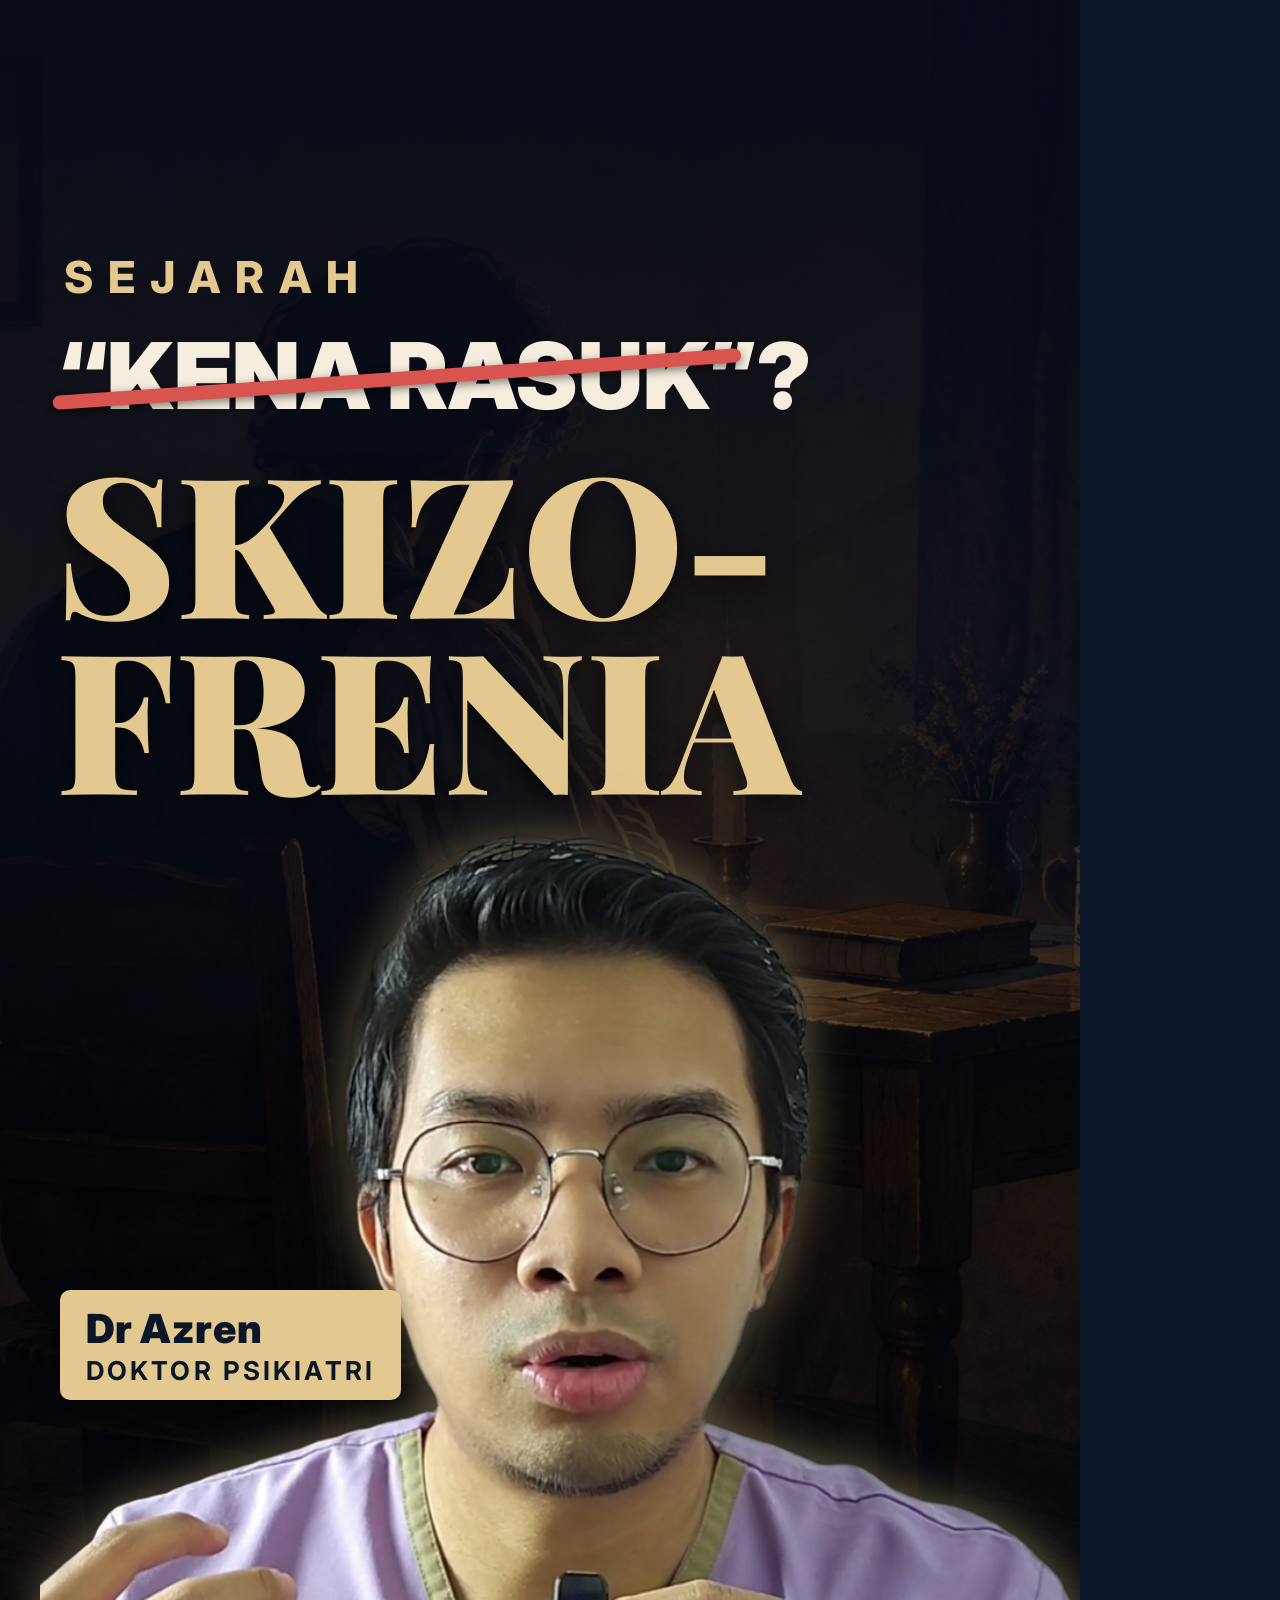
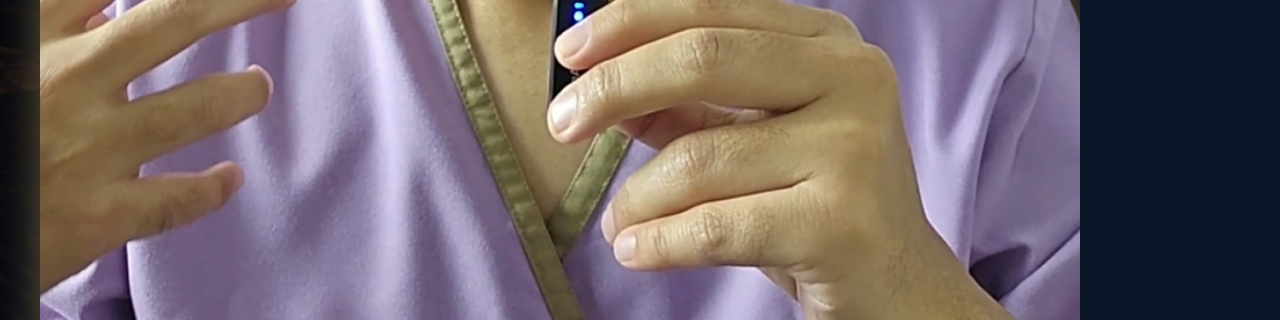
<file: deliverables/tiktok/src/cover_a.html>
<!doctype html><html><head><meta charset="utf-8"><link rel="stylesheet" href="base.css"><style>
.bg { object-position: 58% 50%; filter: brightness(.55) saturate(1.05); }
.shade { position: absolute; inset: 0; background: linear-gradient(180deg, rgba(8,13,26,.92) 0%, rgba(8,13,26,.75) 38%, rgba(8,13,26,.2) 60%, rgba(8,13,26,.55) 100%); }
.k { left: 64px; top: 250px; font: 800 44px Inter; letter-spacing: .34em; color: #e3c98f; }
.myth { left: 60px; top: 320px; font: 900 92px Inter; color: #f5eedf; }
.strike { left: 52px; top: 372px; width: 690px; height: 14px; background: #d9534f; transform: rotate(-4deg); border-radius: 7px; box-shadow: 0 3px 10px rgba(0,0,0,.5); }
.big { left: 56px; top: 450px; font: 900 196px/0.9 "Playfair Display"; color: #e3c98f; text-shadow: 0 8px 30px rgba(0,0,0,.6); }
</style></head><body><div class="stage">
<img class="bg" src="../../../video/assets/img/01_night_room.jpg"><div class="shade"></div>
<div class="abs k">SEJARAH</div>
<div class="abs myth">“KENA RASUK”?</div><div class="abs strike"></div>
<div class="abs big">SKIZO-<br>FRENIA</div>
<img class="me" src="drazren_cutout.png">
<div class="tag">Dr Azren<small>DOKTOR PSIKIATRI</small></div>
</div></body></html>
</file>
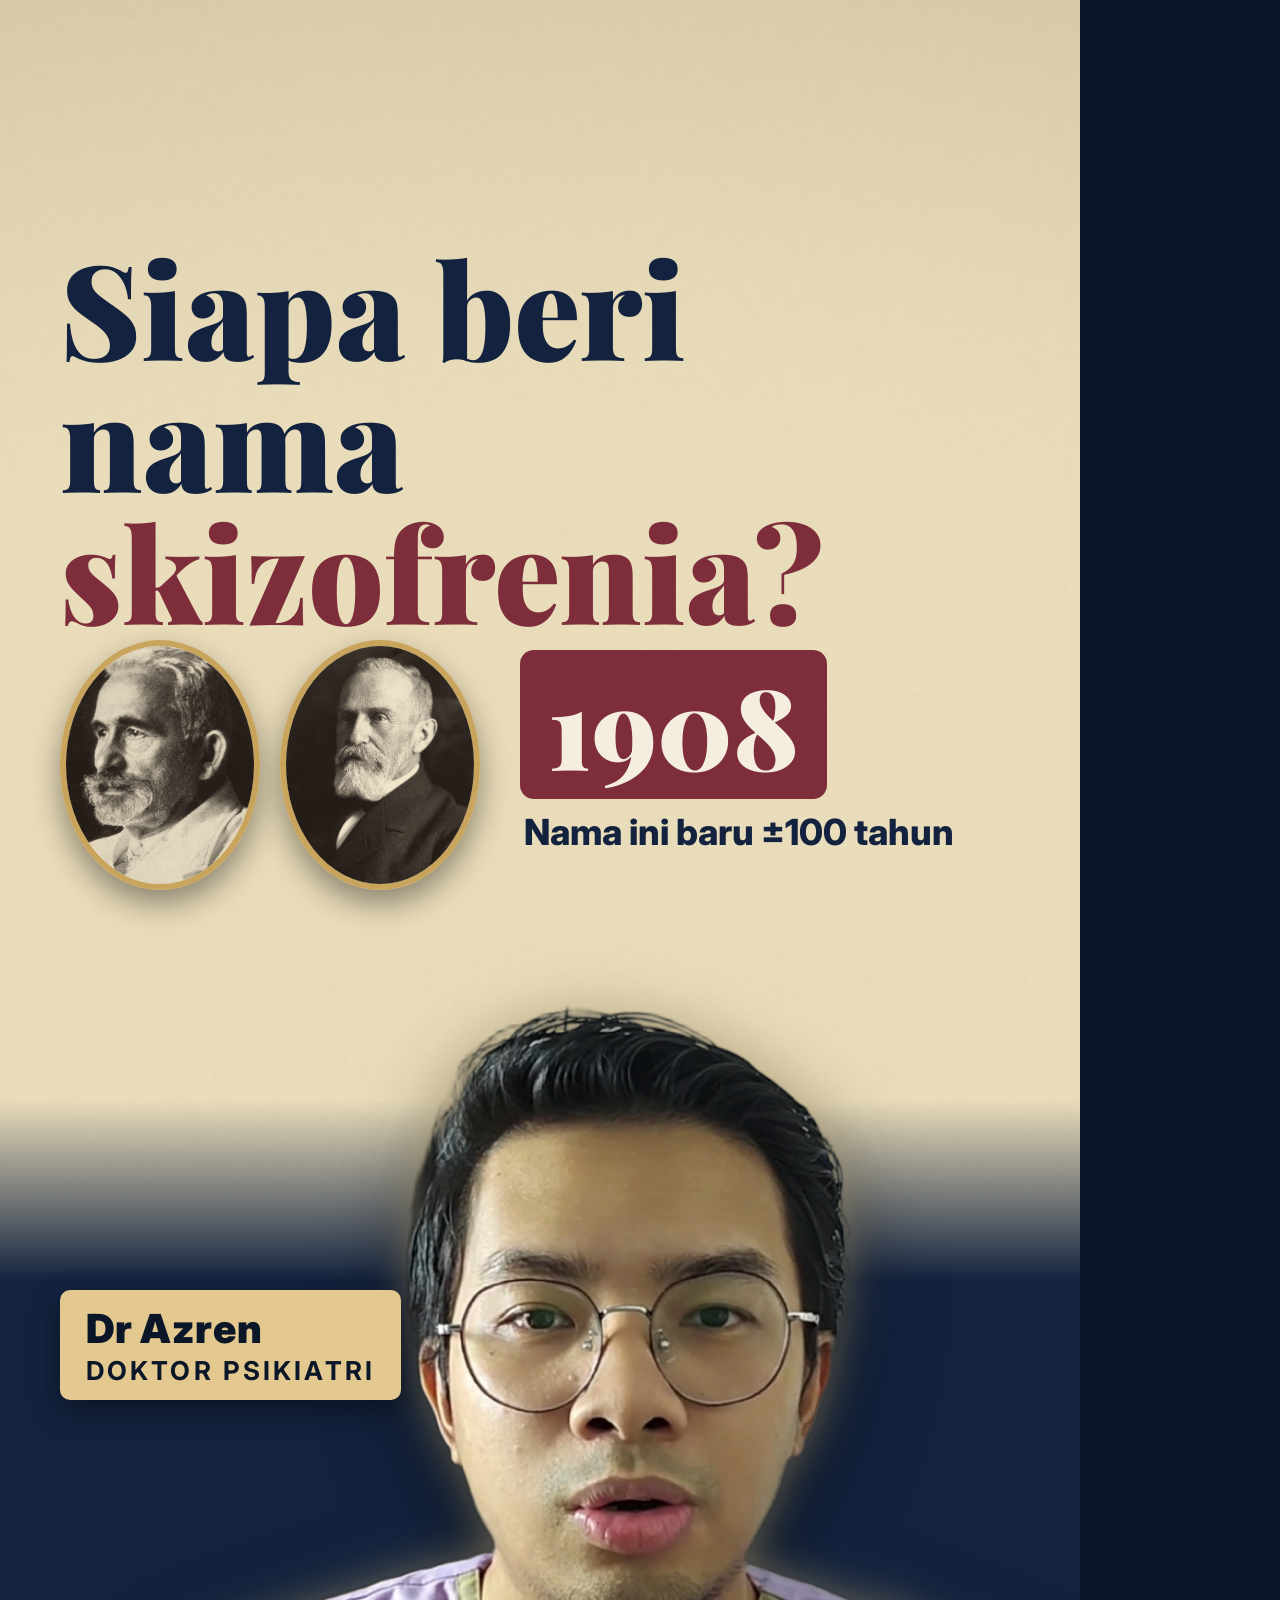
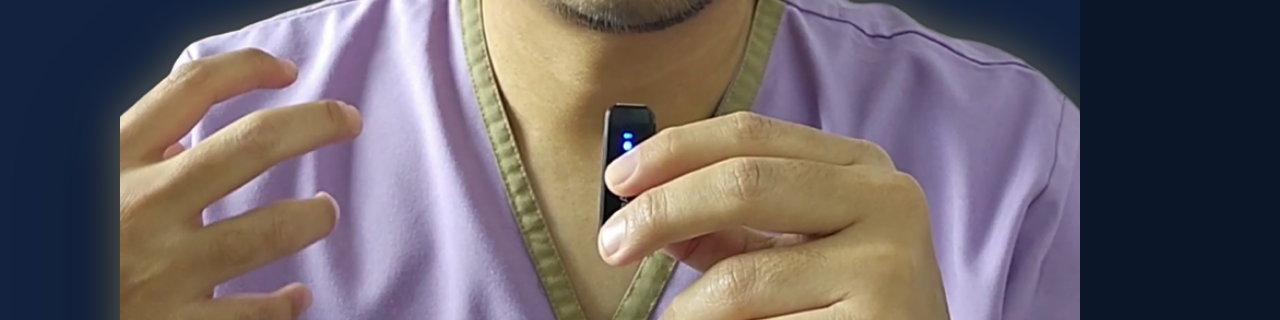
<file: deliverables/tiktok/src/cover_b.html>
<!doctype html><html><head><meta charset="utf-8"><link rel="stylesheet" href="base.css"><style>
.paper { position: absolute; inset: 0; background: url("../../../video/assets/tex/paper.jpg") center/cover; }
.navy { position: absolute; left: 0; right: 0; top: 1100px; bottom: 0; background: linear-gradient(180deg, rgba(19,35,63,0) 0%, #13233f 22%); }
.q { left: 60px; top: 240px; width: 960px; font: 900 132px/1.0 "Playfair Display"; color: #13233f; }
.q em { font-style: normal; color: #7d2e3a; }
.p { position: absolute; top: 640px; width: 200px; height: 250px; border-radius: 50%; overflow: hidden; border: 6px solid #c9a45c; box-shadow: 0 14px 30px rgba(0,0,0,.4); }
.p img { width: 100%; height: 100%; object-fit: cover; }
.p1 { left: 60px; } .p1 img { object-position: 50% 35%; transform: scale(1.25); }
.p2 { left: 280px; } .p2 img { object-position: 50% 30%; }
.y { left: 520px; top: 650px; font: 900 112px "Playfair Display"; color: #f5eedf; background: #7d2e3a; padding: 0 28px; border-radius: 14px; }
.yl { left: 524px; top: 810px; width: 500px; font: 800 36px Inter; color: #13233f; }
.me { left: 120px; width: 980px; bottom: -150px; }
</style></head><body><div class="stage">
<div class="paper"></div><div class="navy"></div>
<div class="abs q">Siapa beri nama <em>skizofrenia?</em></div>
<div class="p p1"><img src="../../../video/assets/img/p_kraepelin.jpg"></div>
<div class="p p2"><img src="../../../video/assets/img/p_bleuler.jpg"></div>
<div class="abs y">1908</div><div class="abs yl">Nama ini baru ±100 tahun</div>
<img class="me" src="drazren_cutout.png">
<div class="tag">Dr Azren<small>DOKTOR PSIKIATRI</small></div>
</div></body></html>
</file>
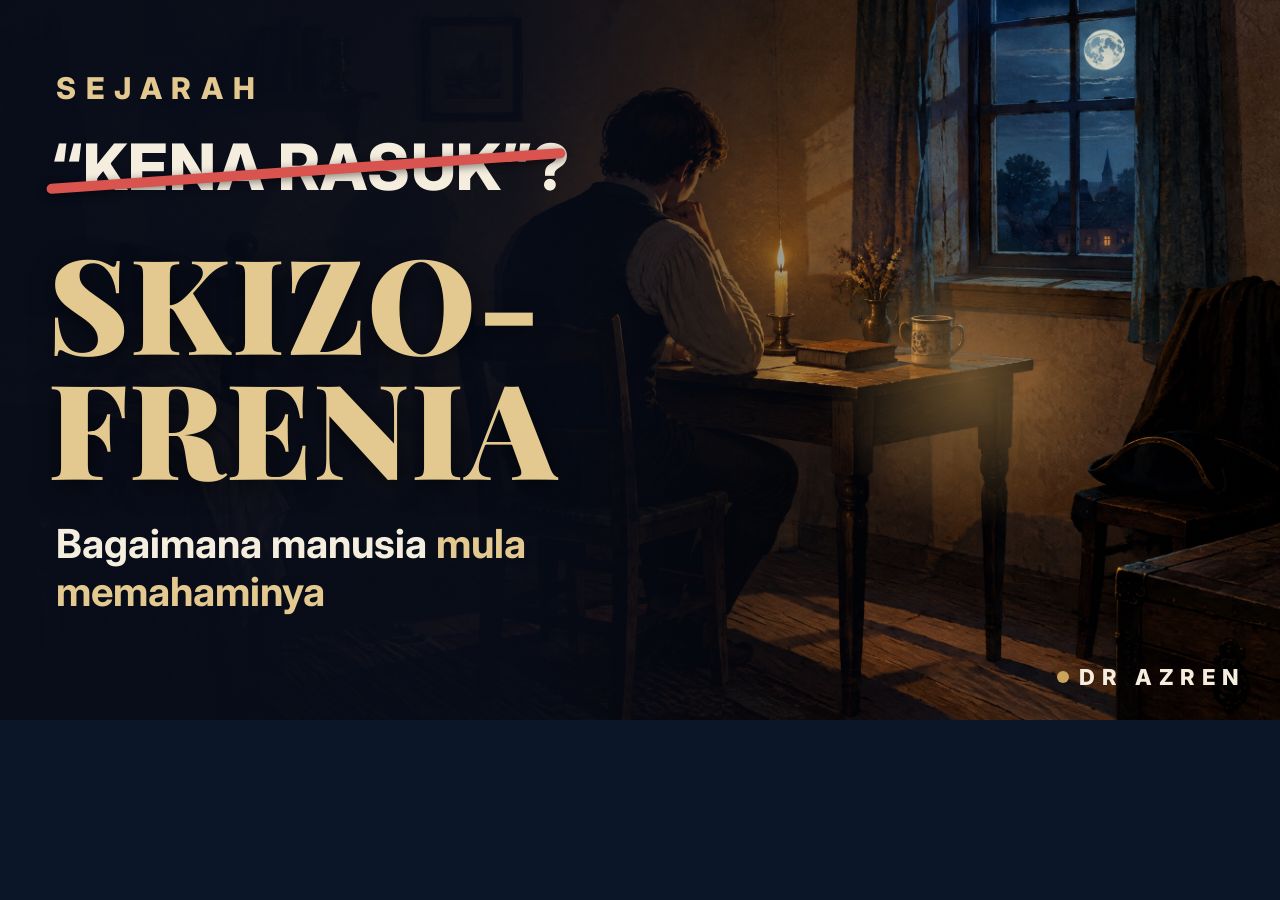
<file: deliverables/youtube/src/thumb_a.html>
<!doctype html><html><head><meta charset="utf-8"><link rel="stylesheet" href="base.css"><style>
.bg { object-position: 62% 50%; filter: saturate(1.05) contrast(1.05); }
.shade { position: absolute; inset: 0; background: linear-gradient(90deg, rgba(8,13,26,.97) 0%, rgba(8,13,26,.88) 40%, rgba(8,13,26,.15) 70%, rgba(8,13,26,0) 100%); }
.glow { position: absolute; left: 820px; top: 230px; width: 300px; height: 300px; border-radius: 50%; background: radial-gradient(circle, rgba(255,190,100,.45), rgba(255,170,80,0) 70%); }
.k { left: 56px; top: 70px; font: 800 30px Inter; letter-spacing: .32em; color: #e3c98f; }
.myth { left: 52px; top: 128px; font: 800 64px Inter; color: #f5eedf; letter-spacing: .01em; }
.strike { left: 46px; top: 166px; width: 520px; height: 10px; background: #d9534f; transform: rotate(-4deg); border-radius: 5px; box-shadow: 0 2px 8px rgba(0,0,0,.5); }
.big { left: 48px; top: 238px; font: 900 132px/0.95 "Playfair Display"; color: #e3c98f; letter-spacing: .01em; text-shadow: 0 6px 24px rgba(0,0,0,.6); }
.sub { left: 56px; top: 520px; width: 640px; font: 700 40px/1.2 Inter; color: #f5eedf; }
.sub b { color: #e3c98f; }
.year { left: 56px; top: 630px; display: flex; gap: 14px; }
.year span { font: 800 24px Inter; color: #0b1629; background: #e3c98f; padding: 6px 14px; border-radius: 6px; }
</style></head><body><div class="stage">
<img class="bg" src="../../../video/assets/img/01_night_room.jpg"><div class="glow"></div><div class="shade"></div>
<div class="abs k">SEJARAH</div>
<div class="abs myth">“KENA RASUK”?</div><div class="abs strike"></div>
<div class="abs big">SKIZO-<br>FRENIA</div>
<div class="abs sub">Bagaimana manusia <b>mula memahaminya</b></div>
<div class="brand"><i></i>DR AZREN</div>
</div></body></html>
</file>
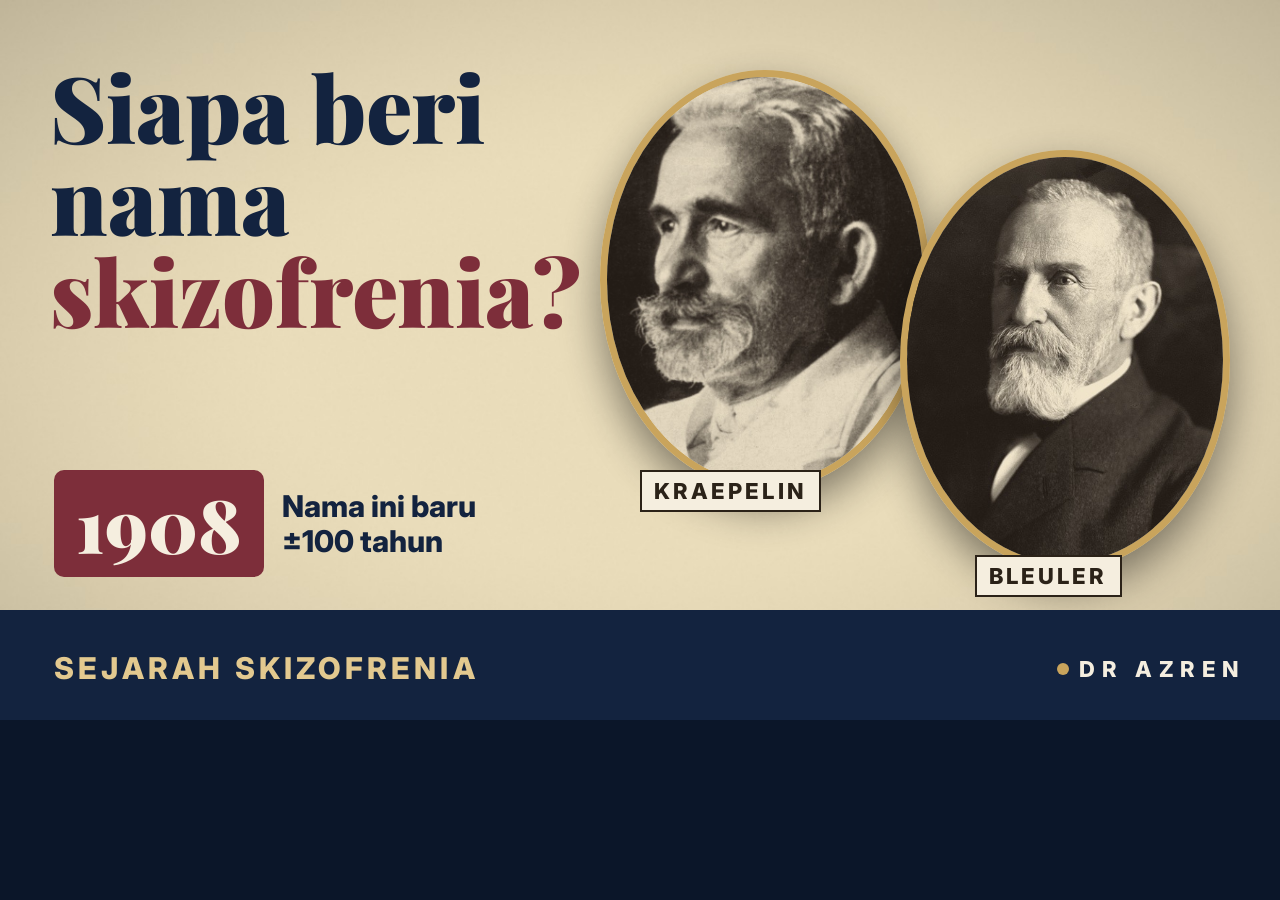
<file: deliverables/youtube/src/thumb_b.html>
<!doctype html><html><head><meta charset="utf-8"><link rel="stylesheet" href="base.css"><style>
.paper { position: absolute; inset: 0; background: url("../../../video/assets/tex/paper.jpg") center/cover; }
.p { position: absolute; top: 70px; width: 330px; height: 420px; border-radius: 50%; overflow: hidden; border: 7px solid #c9a45c; box-shadow: 0 18px 40px rgba(0,0,0,.45); }
.p img { width: 100%; height: 100%; object-fit: cover; }
.p1 { left: 600px; } .p1 img { object-position: 50% 35%; transform: scale(1.25); }
.p2 { left: 900px; top: 150px; } .p2 img { object-position: 50% 30%; }
.lbl { position: absolute; font: 800 22px Inter; letter-spacing: .14em; color: #2b2218; background: #f5eedf; padding: 6px 12px; border: 2px solid #2b2218; }
.q { left: 50px; top: 60px; width: 560px; font: 900 92px/1.0 "Playfair Display"; color: #13233f; }
.q em { font-style: normal; color: #7d2e3a; }
.badge { left: 54px; top: 470px; display: flex; align-items: center; gap: 18px; }
.badge .y { font: 900 74px "Playfair Display"; color: #f5eedf; background: #7d2e3a; padding: 4px 22px; border-radius: 10px; }
.badge .t { font: 800 30px/1.15 Inter; color: #13233f; width: 360px; }
.navy { position: absolute; left: 0; right: 0; bottom: 0; height: 110px; background: #13233f; }
.foot { left: 54px; bottom: 34px; font: 800 30px Inter; letter-spacing: .14em; color: #e3c98f; }
.brand { bottom: 38px; }
</style></head><body><div class="stage">
<div class="paper"></div>
<div class="p p1"><img src="../../../video/assets/img/p_kraepelin.jpg"></div>
<div class="p p2"><img src="../../../video/assets/img/p_bleuler.jpg"></div>
<div class="lbl" style="left:640px;top:470px">KRAEPELIN</div>
<div class="lbl" style="left:975px;top:555px">BLEULER</div>
<div class="abs q">Siapa beri nama <em>skizofrenia?</em></div>
<div class="abs badge"><div class="y">1908</div><div class="t">Nama ini baru<br>±100 tahun</div></div>
<div class="navy"></div><div class="abs foot">SEJARAH SKIZOFRENIA</div>
<div class="brand"><i></i>DR AZREN</div>
</div></body></html>
</file>
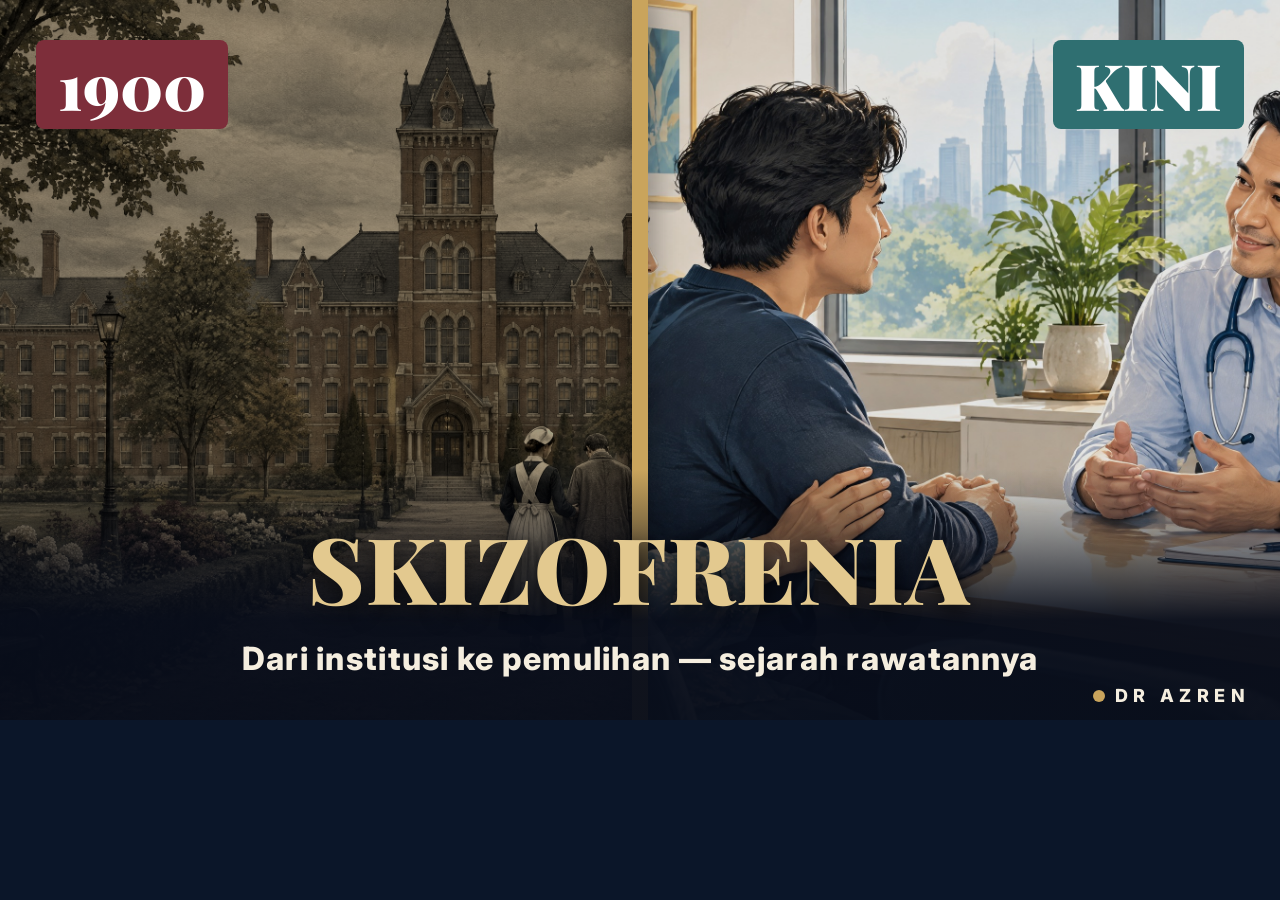
<file: deliverables/youtube/src/thumb_c.html>
<!doctype html><html><head><meta charset="utf-8"><link rel="stylesheet" href="base.css"><style>
.l { position: absolute; left: 0; top: 0; width: 640px; height: 720px; overflow: hidden; }
.r { position: absolute; left: 640px; top: 0; width: 640px; height: 720px; overflow: hidden; }
.l img, .r img { width: 100%; height: 100%; object-fit: cover; }
.l img { filter: sepia(.55) brightness(.62) contrast(1.1); object-position: 30% 50%; }
.r img { object-position: 45% 40%; filter: brightness(.9); }
.div { position: absolute; left: 632px; top: 0; width: 16px; height: 720px; background: #c9a45c; box-shadow: 0 0 30px rgba(0,0,0,.6); }
.tag { position: absolute; top: 40px; font: 900 64px "Playfair Display"; color: #fff; padding: 2px 22px; border-radius: 8px; }
.t1 { left: 36px; background: #7d2e3a; } .t2 { right: 36px; background: #2f6f71; }
.cap { position: absolute; bottom: 0; left: 0; right: 0; height: 250px; background: linear-gradient(to top, rgba(8,13,26,.96) 40%, rgba(8,13,26,0)); }
.big { position: absolute; left: 0; right: 0; bottom: 92px; text-align: center; font: 900 92px "Playfair Display"; color: #e3c98f; text-shadow: 0 6px 22px rgba(0,0,0,.7); letter-spacing: .02em; }
.sub { position: absolute; left: 0; right: 0; bottom: 42px; text-align: center; font: 800 32px Inter; color: #f5eedf; letter-spacing: .04em; }
.brand { bottom: 14px; right: 30px; font-size: 18px; }
</style></head><body><div class="stage">
<div class="l"><img src="../../../video/assets/img/08_institution.jpg"></div>
<div class="r"><img src="../../../video/assets/img/11_consult.jpg"></div>
<div class="div"></div>
<div class="tag t1">1900</div><div class="tag t2">KINI</div>
<div class="cap"></div>
<div class="big">SKIZOFRENIA</div>
<div class="sub">Dari institusi ke pemulihan — sejarah rawatannya</div>
<div class="brand"><i></i>DR AZREN</div>
</div></body></html>
</file>
<file: deliverables/tiktok/src/base.css>
@font-face { font-family: "Playfair Display"; src: url("../../../video/assets/fonts/PlayfairDisplay.ttf"); font-weight: 400 900; }
@font-face { font-family: "Inter"; src: url("../../../video/assets/fonts/Inter.ttf"); font-weight: 100 900; }
* { margin: 0; padding: 0; box-sizing: border-box; }
html, body { width: 1080px; height: 1920px; overflow: hidden; background: #0b1629; }
.stage { position: relative; width: 1080px; height: 1920px; overflow: hidden; font-family: Inter, sans-serif; }
.abs { position: absolute; }
.bg { position: absolute; inset: 0; width: 100%; height: 100%; object-fit: cover; }
.me { position: absolute; left: 40px; bottom: -40px; width: 1040px; filter: drop-shadow(0 0 22px rgba(227,201,143,.45)) drop-shadow(0 30px 40px rgba(0,0,0,.6)); }
.tag { position: absolute; left: 60px; top: 1290px; background: #e3c98f; color: #0b1629; padding: 14px 26px; border-radius: 10px; font: 900 40px Inter; letter-spacing: .02em; box-shadow: 0 10px 30px rgba(0,0,0,.45); }
.tag small { display: block; font: 700 26px Inter; letter-spacing: .12em; margin-top: 2px; }
</file>
<file: deliverables/youtube/src/base.css>
@font-face { font-family: "Playfair Display"; src: url("../../../video/assets/fonts/PlayfairDisplay.ttf"); font-weight: 400 900; }
@font-face { font-family: "Inter"; src: url("../../../video/assets/fonts/Inter.ttf"); font-weight: 100 900; }
* { margin: 0; padding: 0; box-sizing: border-box; }
html, body { width: 1280px; height: 720px; overflow: hidden; background: #0b1629; }
.stage { position: relative; width: 1280px; height: 720px; overflow: hidden; font-family: Inter, sans-serif; }
.bg { position: absolute; inset: 0; width: 100%; height: 100%; object-fit: cover; }
.abs { position: absolute; }
.brand { position: absolute; right: 34px; bottom: 30px; display: flex; align-items: center; gap: 10px; font: 800 22px Inter; letter-spacing: .3em; color: #f5eedf; }
.brand i { width: 12px; height: 12px; border-radius: 50%; background: #c9a45c; display: block; }
</file>
